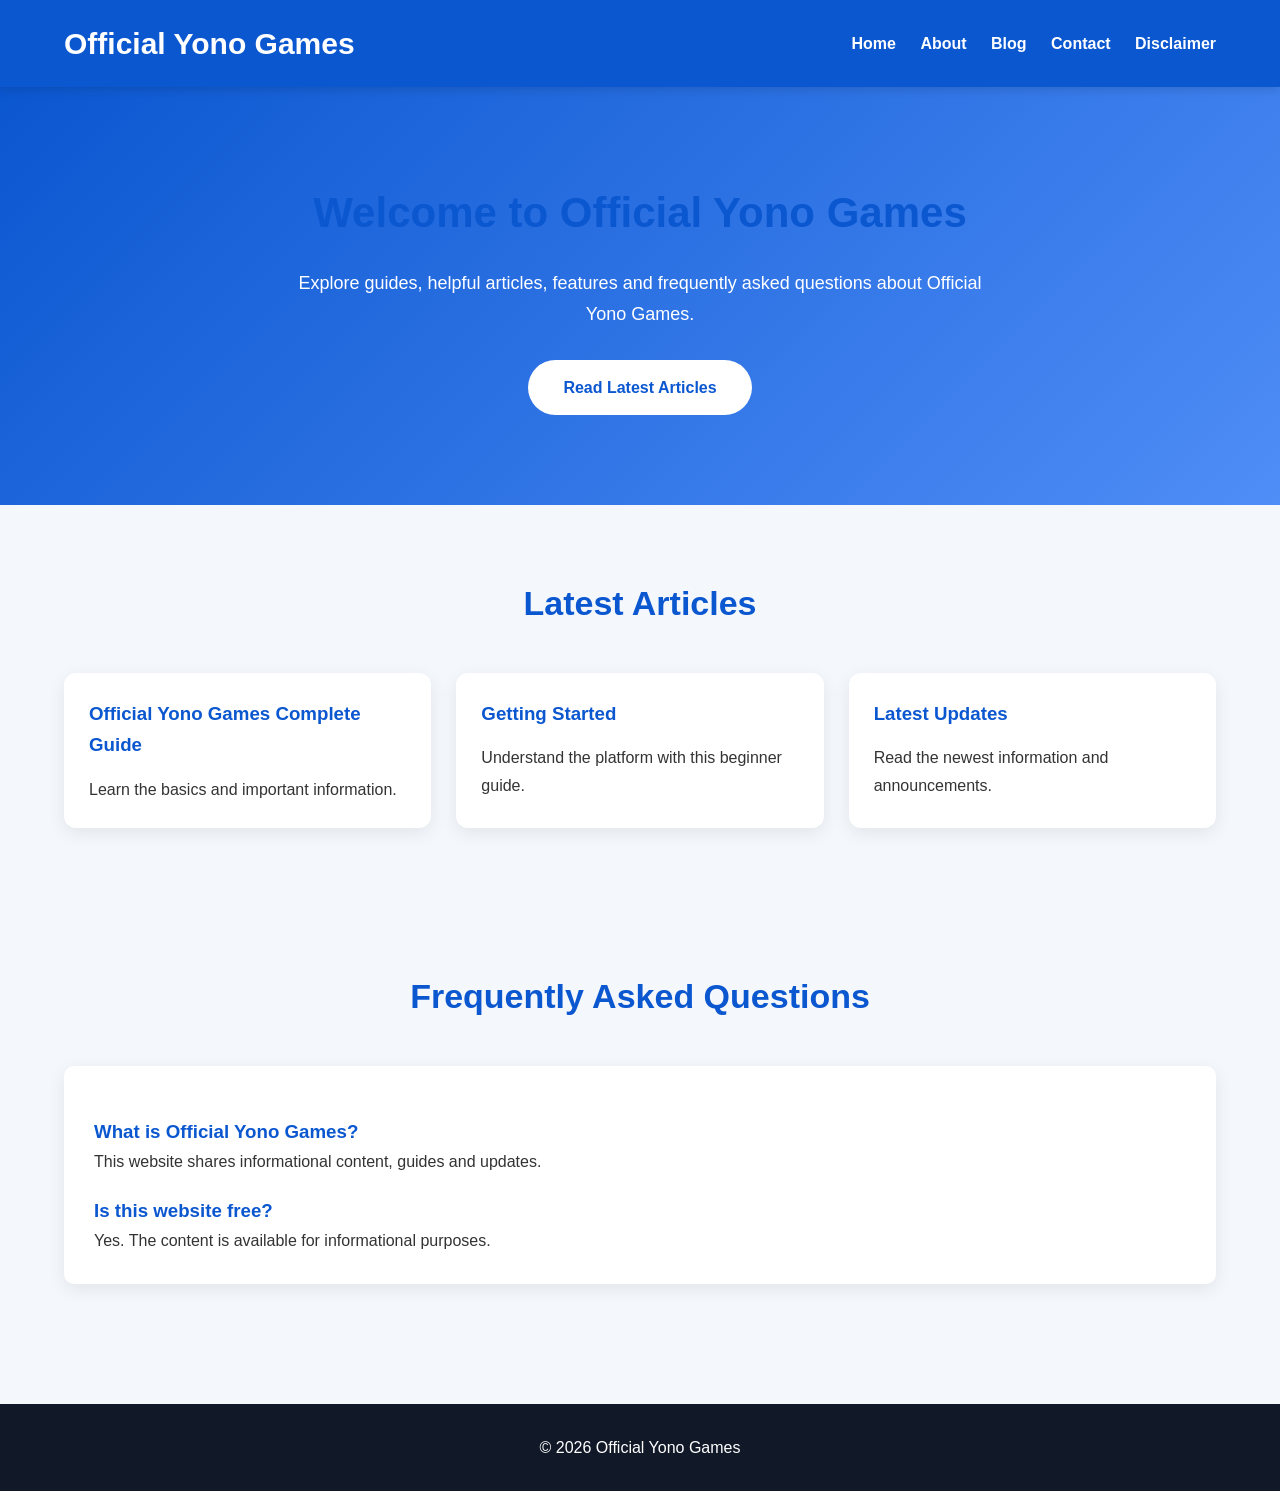
<file: index.html>
<!DOCTYPE html>
<html lang="en">
<head>
  <meta charset="UTF-8">
  <meta name="viewport" content="width=device-width, initial-scale=1.0">
  <title>Official Yono Games | Information & Guides</title>

  <meta name="description" content="Learn about Official Yono Games through guides, features, updates and helpful articles.">

  <link rel="stylesheet" href="style.css">
</head>

<body>

<header>
  <div class="container">
    <h1>Official Yono Games</h1>

    <nav>
      <a href="index.html">Home</a>
      <a href="about.html">About</a>
      <a href="blog.html">Blog</a>
      <a href="contact.html">Contact</a>
      <a href="disclaimer.html">Disclaimer</a>
    </nav>
  </div>
</header>

<section class="hero">
  <div class="container">
    <h2>Welcome to Official Yono Games</h2>

    <p>
      Explore guides, helpful articles, features and frequently asked questions about Official Yono Games.
    </p>

    <a class="btn" href="blog.html">Read Latest Articles</a>
  </div>
</section>

<section class="container">

<h2>Latest Articles</h2>

<div class="cards">

<div class="card">
<h3><a href="blog.html">Official Yono Games Complete Guide</a></h3>
<p>Learn the basics and important information.</p>
</div>

<div class="card">
<h3><a href="blog.html">Getting Started</a></h3>
<p>Understand the platform with this beginner guide.</p>
</div>

<div class="card">
<h3><a href="blog.html">Latest Updates</a></h3>
<p>Read the newest information and announcements.</p>
</div>

</div>

</section>

<section class="container">

<h2>Frequently Asked Questions</h2>

<div class="faq">

<h3>What is Official Yono Games?</h3>

<p>
This website shares informational content, guides and updates.
</p>

<h3>Is this website free?</h3>

<p>
Yes. The content is available for informational purposes.
</p>

</div>

</section>

<footer>

<p>

© 2026 Official Yono Games

</p>

</footer>

</body>
</html>
</file>
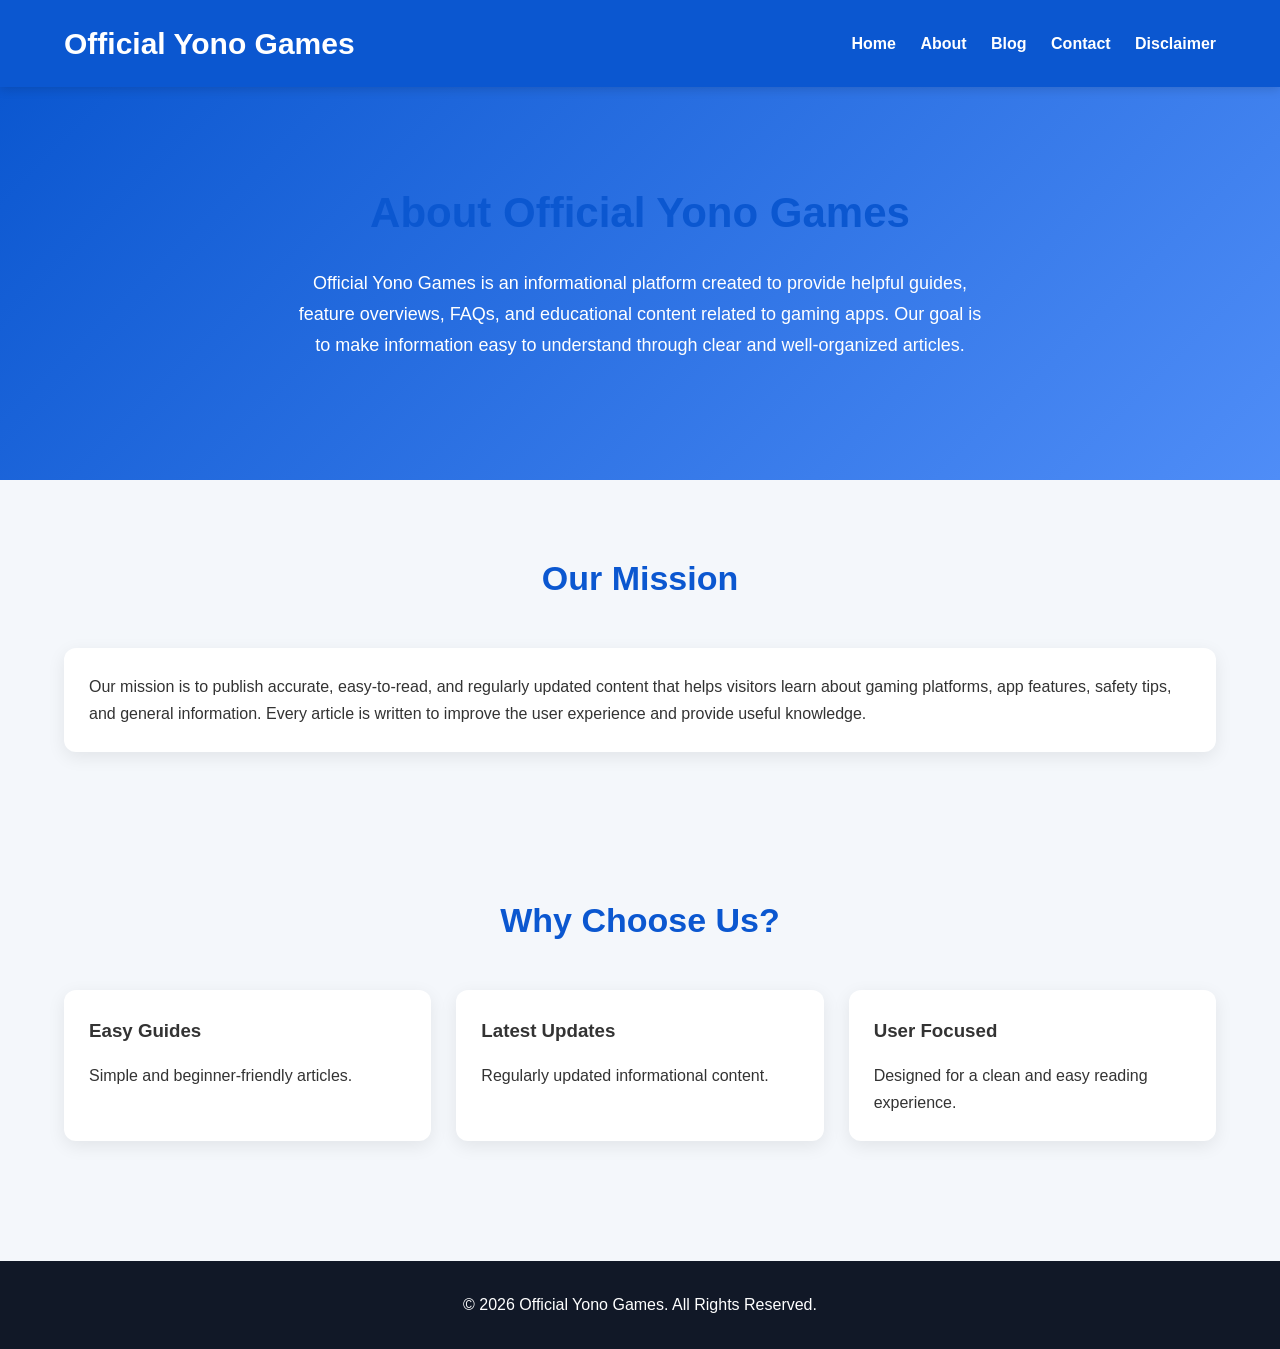
<file: about.html>
<!DOCTYPE html>
<html lang="en">
<head>
<meta charset="UTF-8">
<meta name="viewport" content="width=device-width, initial-scale=1.0">
<title>About Us | Official Yono Games</title>

<meta name="description" content="Learn more about Official Yono Games, our mission, and the informational content we provide.">

<link rel="stylesheet" href="style.css">
</head>

<body>

<header>
<div class="container">

<h1>Official Yono Games</h1>

<nav>

<a href="index.html">Home</a>

<a href="about.html">About</a>

<a href="blog.html">Blog</a>

<a href="contact.html">Contact</a>

<a href="disclaimer.html">Disclaimer</a>

</nav>

</div>
</header>

<section class="hero">

<div class="container">

<h2>About Official Yono Games</h2>

<p>

Official Yono Games is an informational platform created to provide helpful guides, feature overviews, FAQs, and educational content related to gaming apps. Our goal is to make information easy to understand through clear and well-organized articles.

</p>

</div>

</section>

<section>

<div class="container">

<h2>Our Mission</h2>

<div class="card">

<p>

Our mission is to publish accurate, easy-to-read, and regularly updated content that helps visitors learn about gaming platforms, app features, safety tips, and general information. Every article is written to improve the user experience and provide useful knowledge.

</p>

</div>

</div>

</section>

<section>

<div class="container">

<h2>Why Choose Us?</h2>

<div class="cards">

<div class="card">
<h3>Easy Guides</h3>
<p>Simple and beginner-friendly articles.</p>
</div>

<div class="card">
<h3>Latest Updates</h3>
<p>Regularly updated informational content.</p>
</div>

<div class="card">
<h3>User Focused</h3>
<p>Designed for a clean and easy reading experience.</p>
</div>

</div>

</div>

</section>

<footer>

<p>

© 2026 Official Yono Games. All Rights Reserved.

</p>

</footer>

</body>
</html>
</file>
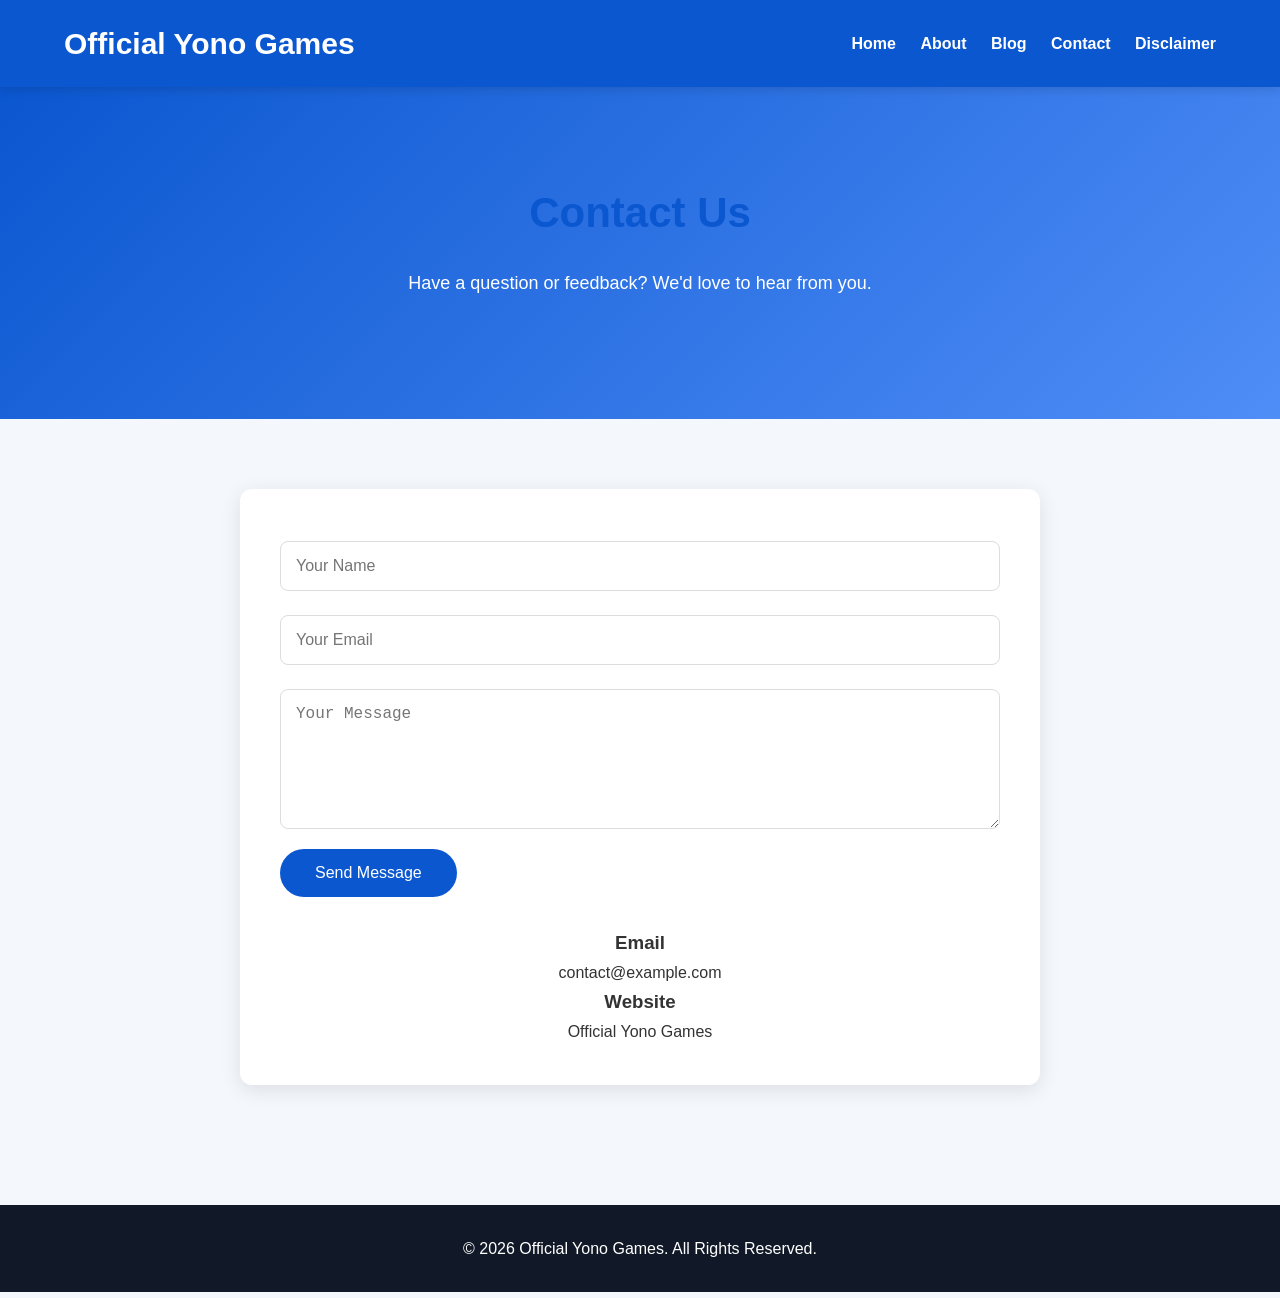
<file: contact.html>
<!DOCTYPE html>
<html lang="en">
<head>
<meta charset="UTF-8">
<meta name="viewport" content="width=device-width, initial-scale=1.0">

<title>Contact Us | Official Yono Games</title>

<meta name="description" content="Contact Official Yono Games for general inquiries and website-related questions.">

<link rel="stylesheet" href="style.css">

<style>

.contact-box{
background:#fff;
padding:40px;
border-radius:12px;
box-shadow:0 5px 20px rgba(0,0,0,.1);
max-width:800px;
margin:auto;
}

.contact-box input,
.contact-box textarea{

width:100%;
padding:15px;
margin:12px 0;
border:1px solid #ddd;
border-radius:8px;
font-size:16px;

}

.contact-box button{

background:#0b57d0;
color:#fff;
padding:15px 35px;
border:none;
border-radius:30px;
cursor:pointer;
font-size:16px;

}

.contact-box button:hover{

background:#0847ab;

}

.info{

margin-top:30px;
text-align:center;

}

</style>

</head>

<body>

<header>

<div class="container">

<h1>Official Yono Games</h1>

<nav>

<a href="index.html">Home</a>

<a href="about.html">About</a>

<a href="blog.html">Blog</a>

<a href="contact.html">Contact</a>

<a href="disclaimer.html">Disclaimer</a>

</nav>

</div>

</header>

<section class="hero">

<div class="container">

<h2>Contact Us</h2>

<p>

Have a question or feedback? We'd love to hear from you.

</p>

</div>

</section>

<section>

<div class="container">

<div class="contact-box">

<form>

<input type="text" placeholder="Your Name">

<input type="email" placeholder="Your Email">

<textarea rows="6" placeholder="Your Message"></textarea>

<button type="submit">Send Message</button>

</form>

<div class="info">

<h3>Email</h3>

<p>contact@example.com</p>

<h3>Website</h3>

<p>Official Yono Games</p>

</div>

</div>

</div>

</section>

<footer>

<p>

© 2026 Official Yono Games. All Rights Reserved.

</p>

</footer>

</body>
</html>
</file>
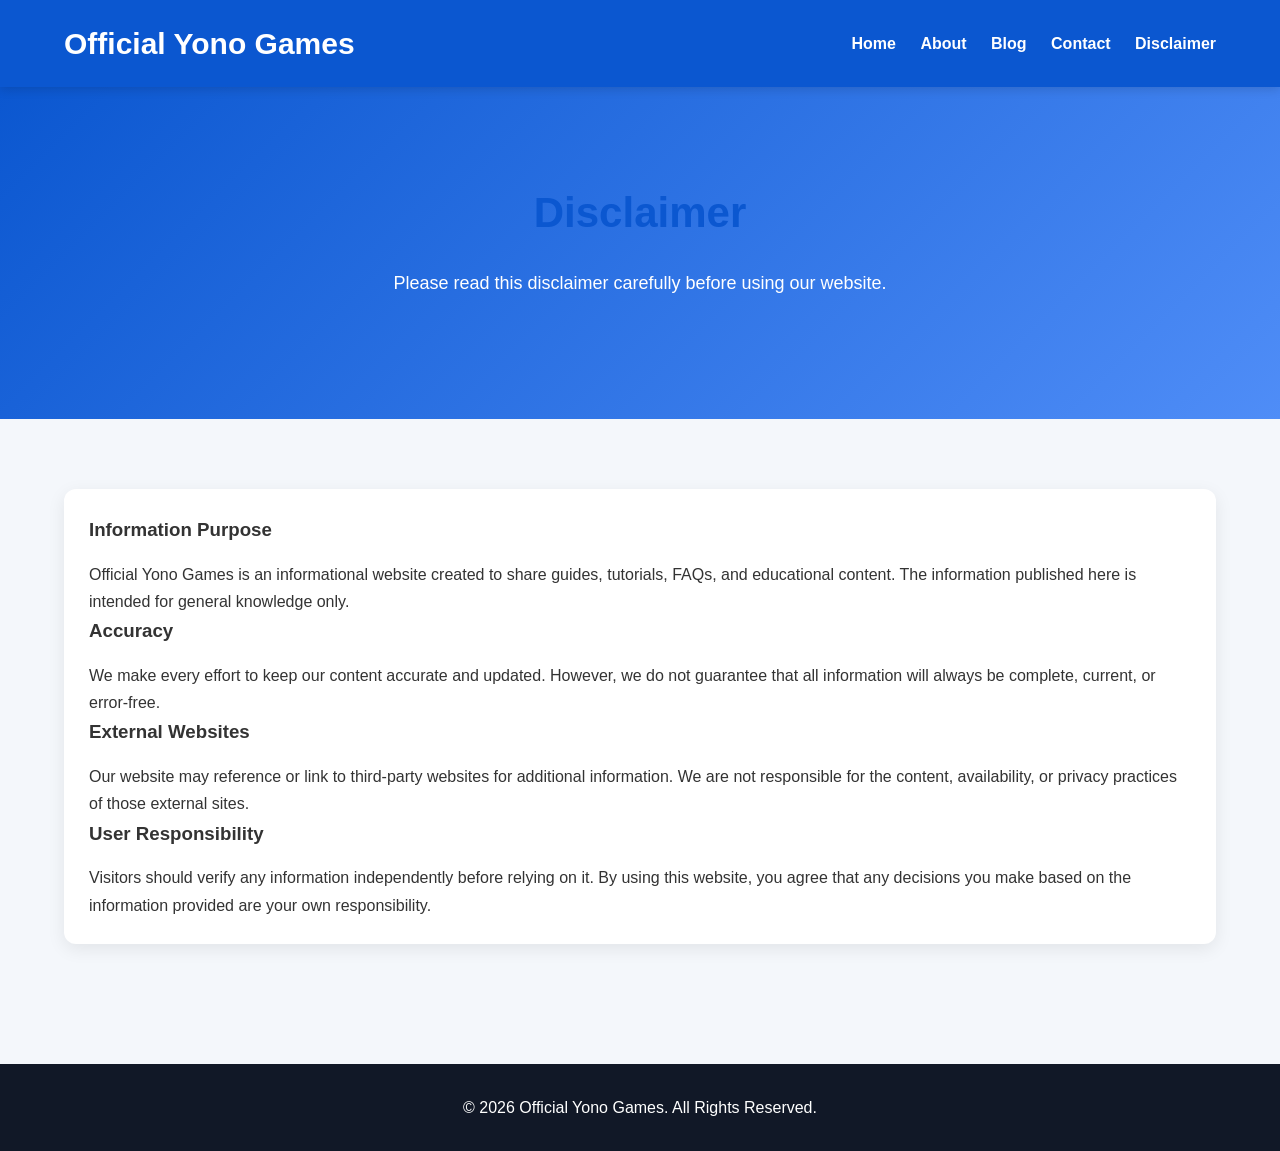
<file: disclaimer.html>
<!DOCTYPE html>
<html lang="en">
<head>
<meta charset="UTF-8">
<meta name="viewport" content="width=device-width, initial-scale=1.0">

<title>Disclaimer | Official Yono Games</title>

<meta name="description" content="Read the disclaimer for Official Yono Games and understand the purpose of this informational website.">

<link rel="stylesheet" href="style.css">

</head>

<body>

<header>

<div class="container">

<h1>Official Yono Games</h1>

<nav>

<a href="index.html">Home</a>

<a href="about.html">About</a>

<a href="blog.html">Blog</a>

<a href="contact.html">Contact</a>

<a href="disclaimer.html">Disclaimer</a>

</nav>

</div>

</header>

<section class="hero">

<div class="container">

<h2>Disclaimer</h2>

<p>

Please read this disclaimer carefully before using our website.

</p>

</div>

</section>

<section>

<div class="container">

<div class="card">

<h3>Information Purpose</h3>

<p>

Official Yono Games is an informational website created to share guides, tutorials, FAQs, and educational content. The information published here is intended for general knowledge only.

</p>

<h3>Accuracy</h3>

<p>

We make every effort to keep our content accurate and updated. However, we do not guarantee that all information will always be complete, current, or error-free.

</p>

<h3>External Websites</h3>

<p>

Our website may reference or link to third-party websites for additional information. We are not responsible for the content, availability, or privacy practices of those external sites.

</p>

<h3>User Responsibility</h3>

<p>

Visitors should verify any information independently before relying on it. By using this website, you agree that any decisions you make based on the information provided are your own responsibility.

</p>

</div>

</div>

</section>

<footer>

<p>

© 2026 Official Yono Games. All Rights Reserved.

</p>

</footer>

</body>
</html>
</file>
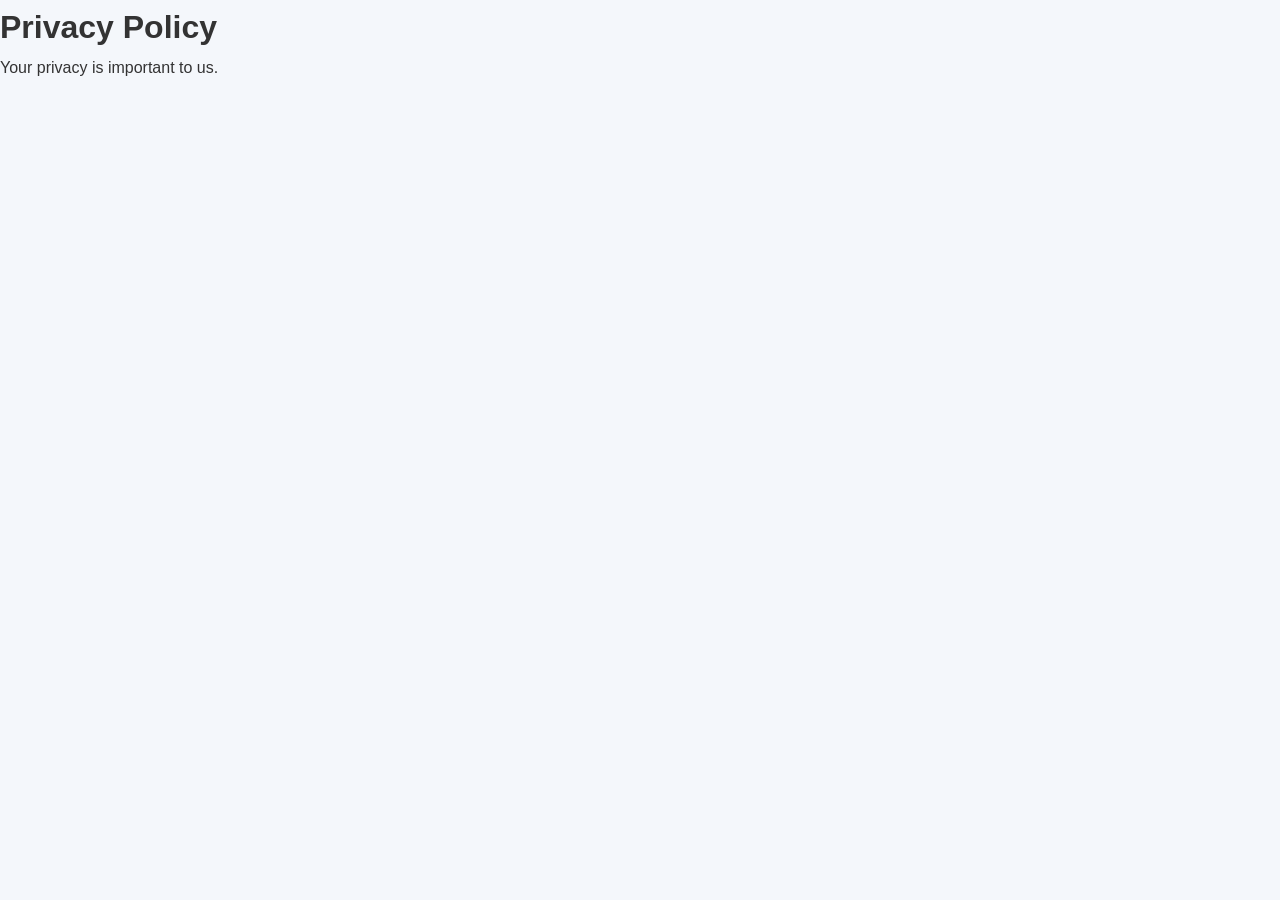
<file: privacy-policy.html>
<!DOCTYPE html>
<html>
<head>
<title>Privacy Policy</title>
<link rel="stylesheet" href="style.css">
</head>

<body>

<h1>Privacy Policy</h1>

<p>Your privacy is important to us.</p>

</body>
</html>
</file>
<file: style.css>
*{
    margin:0;
    padding:0;
    box-sizing:border-box;
}

body{
    font-family:Arial, Helvetica, sans-serif;
    background:#f4f7fb;
    color:#333;
    line-height:1.7;
}

.container{
    width:90%;
    max-width:1200px;
    margin:auto;
}

/* Header */

header{
    background:#0b57d0;
    color:#fff;
    padding:18px 0;
    position:sticky;
    top:0;
    z-index:1000;
    box-shadow:0 2px 10px rgba(0,0,0,.15);
}

header .container{
    display:flex;
    justify-content:space-between;
    align-items:center;
    flex-wrap:wrap;
}

header h1{
    font-size:30px;
}

nav a{
    color:#fff;
    text-decoration:none;
    margin-left:20px;
    font-weight:bold;
    transition:.3s;
}

nav a:hover{
    color:#ffd54f;
}

/* Hero */

.hero{
    background:linear-gradient(135deg,#0b57d0,#4f8df7);
    color:#fff;
    text-align:center;
    padding:90px 20px;
}

.hero h2{
    font-size:42px;
    margin-bottom:20px;
}

.hero p{
    max-width:700px;
    margin:auto;
    margin-bottom:30px;
    font-size:18px;
}

.btn{
    display:inline-block;
    padding:14px 35px;
    background:#fff;
    color:#0b57d0;
    text-decoration:none;
    border-radius:30px;
    font-weight:bold;
    transition:.3s;
}

.btn:hover{
    background:#ffd54f;
    color:#000;
}

/* Sections */

section{
    padding:70px 0;
}

section h2{
    text-align:center;
    margin-bottom:40px;
    font-size:34px;
    color:#0b57d0;
}

/* Cards */

.cards{
    display:grid;
    grid-template-columns:repeat(auto-fit,minmax(280px,1fr));
    gap:25px;
}

.card{
    background:#fff;
    padding:25px;
    border-radius:12px;
    box-shadow:0 5px 18px rgba(0,0,0,.08);
    transition:.3s;
}

.card:hover{
    transform:translateY(-6px);
}

.card h3{
    margin-bottom:15px;
}

.card a{
    text-decoration:none;
    color:#0b57d0;
}

/* FAQ */

.faq{
    background:#fff;
    padding:30px;
    border-radius:10px;
    box-shadow:0 5px 18px rgba(0,0,0,.08);
}

.faq h3{
    margin-top:20px;
    color:#0b57d0;
}

/* Footer */

footer{
    background:#111827;
    color:#fff;
    text-align:center;
    padding:30px;
    margin-top:50px;
}

/* Responsive */

@media(max-width:768px){

header .container{
flex-direction:column;
}

nav{
margin-top:15px;
}

nav a{
display:block;
margin:10px 0;
}

.hero h2{
font-size:30px;
}

}
</file>
